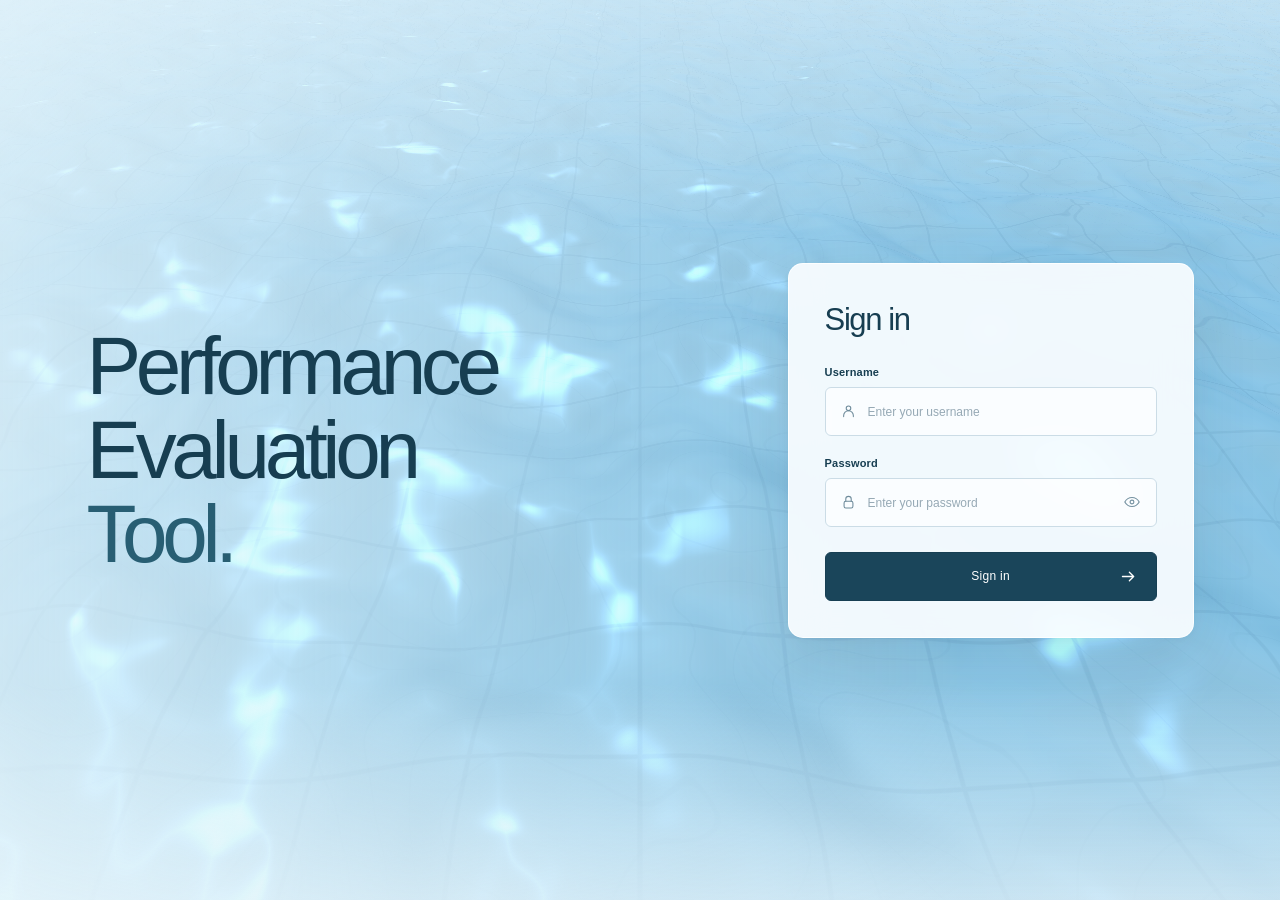
<file: index.html>
<!doctype html>
<html lang="en">
<head><meta http-equiv="Content-Security-Policy" content="default-src 'self'; script-src 'self'; style-src 'self' 'unsafe-inline'; img-src 'self' data: blob:; font-src 'self' data:; connect-src 'self' https://identitytoolkit.googleapis.com https://securetoken.googleapis.com https://firestore.googleapis.com https://firebaseinstallations.googleapis.com; object-src 'none'; base-uri 'self'; form-action 'self'"><meta name="referrer" content="strict-origin-when-cross-origin">
  <meta charset="utf-8">
  <meta name="viewport" content="width=device-width, initial-scale=1">
  <meta name="theme-color" content="#e3f0f6">
  <meta name="robots" content="noindex,nofollow">
  <title>Performance Evaluation Tool</title>
  <meta name="description" content="Performance Evaluation Tool — sign in.">
  <link rel="icon" type="image/svg+xml" href="login-mark.svg">
  <link rel="stylesheet" href="login.css">
  <script src="ocean.js" defer></script>
  <script type="module" src="access.js"></script>
</head>
<body>
  <div class="access-screen">
    <canvas id="sea" aria-hidden="true"></canvas>
    <div class="water-shade" aria-hidden="true"></div>

    <main id="main" class="main-layout">
      <section class="intro" aria-labelledby="page-title">
        <h1 id="page-title">Performance<br>Evaluation<br><span>Tool.</span></h1>
      </section>

      <section class="login-panel" aria-labelledby="login-title">
        <div class="panel-heading">
          <h2 id="login-title">Sign in</h2>
        </div>
        <div class="login-form" role="form" aria-labelledby="login-title">
          <label for="username">Username</label>
          <div class="input-wrap">
            <svg viewBox="0 0 20 20" fill="none" aria-hidden="true"><circle cx="10" cy="6.3" r="2.7"/><path d="M4.3 16v-1.2a5.7 5.7 0 0 1 11.4 0V16"/></svg>
            <input id="username" name="username" autocomplete="username" autocapitalize="none" spellcheck="false" placeholder="Enter your username" required>
          </div>
          <label for="password">Password</label>
          <div class="input-wrap password-wrap">
            <svg viewBox="0 0 20 20" fill="none" aria-hidden="true"><rect x="4.8" y="8.5" width="10.4" height="8" rx="2"/><path d="M6.8 8.5V6a3.2 3.2 0 0 1 6.4 0v2.5"/></svg>
            <input id="password" name="password" type="password" autocomplete="current-password" placeholder="Enter your password" required>
            <button class="password-toggle" id="toggle-password" type="button" aria-label="Show password" aria-pressed="false"><svg viewBox="0 0 20 20" fill="none" aria-hidden="true"><path d="M2 10s2.8-5 8-5 8 5 8 5-2.8 5-8 5-8-5-8-5Z"/><circle cx="10" cy="10" r="2.1"/><path class="eye-strike" d="m3 3 14 14"/></svg></button>
          </div>
          <button class="sign-in" id="sign-in" type="button"><span>Sign in</span><svg viewBox="0 0 22 22" fill="none" aria-hidden="true"><path d="M4 11h13m-5-5 5 5-5 5"/></svg></button>
          <p class="preview-message" id="preview-message" role="status" aria-live="polite" hidden></p>
        </div>
      </section>
    </main>

  </div>
</body>
</html>
</file>
<file: login.css>
:root{--ink:#173e51;--muted:#607c8b;--teal:#22576b;--line:rgba(35,82,105,.17)}
*{box-sizing:border-box}
html{background:#d6ebf5;scroll-behavior:smooth}
body{margin:0;color:var(--ink);font:15px Arial,Helvetica,sans-serif;-webkit-font-smoothing:antialiased}
button,input{font:inherit}
button,a,input{-webkit-tap-highlight-color:transparent}
button{cursor:pointer}
button:focus-visible,a:focus-visible{outline:3px solid #4b849a;outline-offset:5px}
a{color:inherit;text-decoration:none}
svg{stroke:currentColor;stroke-width:1.4;stroke-linecap:round;stroke-linejoin:round}
.access-screen{position:relative;isolation:isolate;min-height:100svh;display:grid;grid-template-rows:auto 1fr auto;overflow:hidden;background:#a9cede}
#sea{position:absolute;z-index:-3;inset:0;width:100%;height:100%;display:block}
.water-shade{position:absolute;z-index:-2;inset:0;pointer-events:none;background:linear-gradient(90deg,rgba(233,246,251,.74) 0%,rgba(224,241,249,.28) 48%,rgba(225,240,248,.08) 75%),linear-gradient(180deg,rgba(238,248,252,.48),transparent 27%,transparent 76%,rgba(228,242,249,.72))}
.masthead{width:100%;padding:31px 4.8%;display:flex;justify-content:space-between;align-items:center;gap:24px}
.brand{display:flex;align-items:center;gap:12px;font-size:18px;font-weight:700;letter-spacing:.14em;line-height:1.2}
.brand-mark{height:43px;width:43px;stroke-width:1.9}
.brand small{display:block;font-size:8px;font-weight:500;letter-spacing:.245em;margin-top:7px;color:#4f7286}
.access-label{display:flex;align-items:center;gap:8px;font-size:9px;font-weight:600;letter-spacing:.17em;color:#3d6479}
.access-label svg{width:17px;height:17px;stroke-width:1.2}
.main-layout{width:min(1200px,86.5%);margin:auto;display:grid;grid-template-columns:1fr 406px;align-items:center;gap:90px;padding:34px 0 50px}
.eyebrow{display:flex;align-items:center;gap:12px;font-size:10px;font-weight:600;letter-spacing:.22em;margin:0 0 24px;color:#376479}
.eyebrow span{display:block;width:30px;height:1px;background:#4b7b90}
h1{font-size:clamp(65px,6.4vw,92px);font-weight:400;line-height:1.025;letter-spacing:-.065em;margin:0;max-width:650px}
h1 span{font-weight:500;color:#285e73}
.intro-caption{font-size:14px;line-height:1.6;letter-spacing:.01em;color:#4f7387;margin:29px 0 0}
.intro-rule{margin-top:34px;width:64px;height:1px;background:#6c96a9}
.login-panel{padding:36px 36px 0;background:rgba(250,253,255,.92);border:1px solid rgba(255,255,255,.9);border-radius:15px;box-shadow:0 20px 65px rgba(27,78,104,.13),0 2px 8px rgba(33,78,100,.04);backdrop-filter:blur(18px);-webkit-backdrop-filter:blur(18px)}
.panel-heading{position:relative;padding-top:2px}
.panel-emblem{position:absolute;right:0;top:0;width:38px;height:38px;display:grid;place-items:center;color:#527b8e;border:1px solid #d7e4ec;border-radius:10px;background:rgba(225,238,245,.4)}
.panel-emblem svg{width:23px;height:23px;stroke-width:1.2}
.panel-kicker{margin:0 0 13px;font-size:9px;font-weight:600;letter-spacing:.21em;color:#638296}
h2{font-size:31px;font-weight:500;letter-spacing:-.045em;margin:0}
.panel-description{font-size:12px;line-height:1.6;color:var(--muted);margin:9px 0 29px}
.login-form label{display:block;font-size:11px;font-weight:600;letter-spacing:.015em;margin:0 0 9px}
.input-wrap{position:relative;display:flex;align-items:center;height:49px;margin-bottom:21px;border:1px solid #cbdce6;border-radius:6px;background:rgba(255,255,255,.7);transition:border-color .18s,box-shadow .18s}
.input-wrap:focus-within{border-color:#3f7f9a;box-shadow:0 0 0 3px rgba(69,130,155,.12)}
.input-wrap>svg{margin-left:14px;flex-shrink:0;width:17px;height:17px;color:#6e8b9b;stroke-width:1.25}
.input-wrap input{display:block;width:100%;min-width:0;height:100%;border:0;outline:0;background:transparent;color:#284c60;padding:0 14px 0 11px;font-size:13px;line-height:normal;border-radius:6px}
.input-wrap input::placeholder{color:#96a9b5;font-size:12px;opacity:1}
.password-wrap{margin-bottom:25px}
.password-wrap input{padding-right:5px}
.password-toggle{height:42px;width:42px;display:grid;place-items:center;flex-shrink:0;border:0;background:transparent;color:#7591a1;border-radius:4px;margin-right:3px}
.password-toggle:hover{color:#285b72;background:#eaf2f7}
.password-toggle svg{height:18px;width:18px;stroke-width:1.25}
.eye-strike{display:none}
.password-toggle[aria-pressed=true] .eye-strike{display:block}
.sign-in{width:100%;height:49px;border:1px solid #173f53;border-radius:6px;background:#1a455a;color:#fff;display:flex;align-items:center;justify-content:center;gap:30px;font-size:12px;font-weight:500;letter-spacing:.025em;transition:background .18s,transform .18s,box-shadow .18s}
.sign-in svg{height:19px;width:19px;position:absolute;right:18px;stroke-width:1.5}
.sign-in{position:relative}
.sign-in:hover{background:#245a71;box-shadow:0 5px 14px #21556f20;transform:translateY(-1px)}
.sign-in:active{transform:translateY(0)}
.preview-message{font-size:11px;line-height:1.6;color:#436f85;background:#eaf2f6;border-radius:5px;margin:14px 0 0;padding:10px 12px}
[hidden]{display:none!important}
.panel-footer{margin-top:28px;padding:19px 0 21px;border-top:1px solid #dde7ed;display:flex;align-items:center;justify-content:center;gap:7px;font-size:10px;color:#7c94a3}
.panel-footer svg{height:13px;width:13px;stroke-width:1.15}
.page-footer{display:flex;align-items:center;justify-content:space-between;gap:24px;padding:24px 4.8% 27px;color:#547b90;font-size:8px;font-weight:500;letter-spacing:.12em}
.water-hint{display:flex;align-items:center;gap:7px;font-size:9px;letter-spacing:.015em;font-weight:400;color:#52798d}
.water-hint svg{width:15px;height:15px;stroke-width:1.15}
@media(min-width:1600px){.main-layout{padding:70px 0 90px;gap:160px;width:min(1350px,83%);grid-template-columns:1fr 420px}h1{font-size:104px}.login-panel{padding:40px 40px 0}}
@media(max-width:1100px){.main-layout{width:88%;gap:48px;grid-template-columns:1fr 370px}h1{font-size:68px}.login-panel{padding:30px 29px 0}.masthead{padding:25px 4.5%}.page-footer{padding:22px 4.5%}}
@media(max-width:800px){.main-layout{width:min(540px,87%);grid-template-columns:1fr;gap:29px;padding:20px 0 32px}.intro{max-width:100%}.eyebrow{font-size:8px;margin:0 0 15px;gap:9px}.eyebrow span{width:21px}h1{font-size:48px;line-height:1.02;letter-spacing:-.055em}h1 br:last-of-type{display:none}h1 span:before{content:' '}.intro-caption{font-size:11px;margin-top:16px}.intro-rule{display:none}.login-panel{width:100%;padding:27px 29px 0;border-radius:12px}.masthead{padding:22px 6%}.brand{font-size:14px;letter-spacing:.12em;gap:9px}.brand-mark{height:34px;width:34px}.brand small{font-size:6px;letter-spacing:.21em;margin-top:5px}.access-label{font-size:7px;letter-spacing:.11em;gap:4px}.access-label svg{width:14px;height:14px}.panel-description{margin-bottom:23px}.panel-kicker{font-size:8px}.panel-heading h2{font-size:28px}.panel-emblem{height:34px;width:34px}.login-form label{font-size:10px}.input-wrap{margin-bottom:19px}.password-wrap{margin-bottom:22px}.panel-footer{margin-top:24px;padding:16px 0 18px}.page-footer{padding:18px 6% 22px;gap:15px;font-size:6px;letter-spacing:.09em}.footer-year{display:none}.water-hint{font-size:7px;gap:4px}.water-hint svg{width:11px;height:11px}.water-shade{background:linear-gradient(90deg,rgba(233,246,251,.68),rgba(224,241,249,.25)),linear-gradient(180deg,rgba(238,248,252,.38),transparent 50%,rgba(228,242,249,.4))}}
@media(max-width:370px){.access-label{font-size:6px}.brand{font-size:12px}.main-layout{width:88%}h1{font-size:42px}.login-panel{padding:24px 23px 0}.page-footer>span:first-child{max-width:120px;line-height:1.6}.water-hint{max-width:105px;line-height:1.6}}
@media(prefers-reduced-motion:reduce){html{scroll-behavior:auto}*,*:before,*:after{animation:none!important;transition:none!important}.water-hint{display:none}}

/* Minimal sign-in layout. */
.access-screen{grid-template-rows:1fr}
.main-layout{padding:64px 0}
.login-panel{padding:36px}
.panel-heading{margin-bottom:28px}
@media(min-width:1600px){.login-panel{padding:40px}}
@media(max-width:800px){.main-layout{padding:38px 0;gap:32px}.login-panel{padding:29px}.panel-heading{margin-bottom:24px}}
@media(max-width:370px){.login-panel{padding:25px}}
</file>
<file: style.css>
:root{--navy:#102b37;--ink:#1b3440;--muted:#73828b;--line:#e5ebed;--green:#0a8c76;--red:#c3534f;--amber:#a77124;--bg:#f4f7f8}*{box-sizing:border-box}body{margin:0;background:var(--bg);font-family:Inter,-apple-system,BlinkMacSystemFont,"Segoe UI",sans-serif;color:var(--ink);font-size:14px}button,select,input{font:inherit}button{cursor:pointer}button:disabled{opacity:.45;cursor:default}.sidebar{position:fixed;inset:0 auto 0 0;width:238px;background:var(--navy);color:#dce8ec;padding:35px 22px;display:flex;flex-direction:column}.nav-label{font-size:10px;color:#7e9aa6;letter-spacing:1.7px;margin:56px 12px 13px}nav button{display:flex;gap:13px;align-items:center;width:100%;color:#adbec6;background:transparent;border:0;border-radius:7px;text-align:left;padding:14px 12px;margin-bottom:4px;font-size:13px}nav button span{font-size:20px;width:22px}nav button:hover{background:#1a3946}nav button.active{background:#254350;color:white;box-shadow:inset 3px 0 #57bfa9}main{margin-left:238px;padding:0 38px;max-width:1900px}header{height:86px;border-bottom:1px solid var(--line);display:flex;align-items:center;justify-content:space-between;gap:16px}.breadcrumb{font-size:12px;color:var(--muted)}.breadcrumb span{color:#b7c3c8;margin:0 10px}.header-actions,.heading-actions{display:flex;gap:10px;align-items:center}button.primary{border:1px solid var(--green);background:var(--green);color:white;padding:11px 17px;border-radius:6px;font-size:12px;font-weight:600}button.primary:hover{background:#087864}button.ghost{background:white;border:1px solid #dbe4e8;color:var(--ink);padding:11px 15px;border-radius:6px;font-size:12px}button.ghost:hover{border-color:#9ab8b2}.page-heading{display:flex;justify-content:space-between;gap:20px;align-items:center;margin:34px 0 25px}.eyebrow{font-size:10px;font-weight:700;letter-spacing:1.8px;color:var(--green);margin-bottom:9px}h1{font-size:28px;font-weight:600;letter-spacing:-.7px;margin:0}p{line-height:1.65}#subtitle{color:var(--muted);font-size:12px;margin:8px 0 0}select{padding:10px 12px;border:1px solid #dbe4e8;background:white;border-radius:6px;color:var(--ink);font-size:12px;max-width:250px}.panel{background:white;border:1px solid var(--line);border-radius:9px;padding:23px;min-width:0}.panel-head{display:flex;justify-content:space-between;align-items:center;gap:14px;margin-bottom:18px}.panel h2{font-size:15px;font-weight:600;margin:0}.panel-sub{font-size:11px;color:var(--muted);margin:6px 0 0}.grid{display:grid;grid-template-columns:repeat(2,minmax(0,1fr));gap:20px}.metrics{display:grid;grid-template-columns:repeat(4,minmax(0,1fr));gap:17px;margin-bottom:22px}.metric{background:white;border:1px solid var(--line);border-radius:9px;padding:21px}.metric-label{color:var(--muted);font-size:11px;margin-bottom:14px}.metric-value{font-size:28px;letter-spacing:-1px;font-weight:550}.metric-value small{font-size:12px;letter-spacing:0;margin-left:5px;font-weight:400;color:var(--muted)}.metric-note{font-size:11px;color:var(--muted);margin-top:10px}.tag{display:inline-block;font-size:10px;padding:5px 8px;background:#eef6f3;color:#268671;border-radius:4px;white-space:nowrap}.tag.bad{color:#b2524e;background:#fbefee}.tag.review{color:#986e33;background:#fbf5e9}.tag.neutral{background:#eff3f5;color:#687d87}.report-banner{background:linear-gradient(110deg,#123441,#234b55);border-radius:9px;padding:22px 25px;color:white;margin-bottom:23px;display:flex;justify-content:space-between;align-items:center}.report-banner h2{font-size:17px;font-weight:500;margin:0 0 8px}.report-banner p{margin:0;font-size:11px;color:#b4cbd2}.report-banner strong{color:#80d4bf;font-size:11px;font-weight:500}.legend{display:flex;gap:15px;font-size:10px;color:var(--muted)}.legend i{display:inline-block;width:16px;height:3px;background:#0a8c76;vertical-align:middle;margin-right:5px}.legend i.actual{background:#1c5679}.legend i.limit{background:#d7bda0}.chart{width:100%;height:auto;display:block}.chart text{fill:#84939c;font-size:10px;font-family:inherit}.chart .tick{stroke:#edf1f3}.chart .curve{fill:none;stroke:#0b8c77;stroke-width:2.5}.chart .measurement{fill:#1c5679;stroke:white;stroke-width:2}.chart .actual-line{stroke:#1c5679;stroke-width:2;fill:none}.chart .area{fill:#0a8c7610}.chart .limit-line{stroke:#caa980;stroke-dasharray:4 5;stroke-width:1}.chart .point{fill:white;stroke:#0a8c76;stroke-width:2}.chart .label{fill:#536b77;font-size:10px}.section-spacing{margin-top:22px}.notice{padding:14px 17px;background:#fdf8ef;border:1px solid #ede1ca;color:#8e6a34;border-radius:7px;font-size:11px;line-height:1.6;margin-bottom:20px}.notice.info{background:#eef4f7;color:#526f81;border-color:#dae5ec}.notice.error{background:#fff0ee;color:#af4a44;border-color:#efd6d2}.findings{padding:0;list-style:none;margin:0}.findings li{padding:14px 0;border-bottom:1px solid var(--line);display:flex;gap:13px;align-items:flex-start;font-size:12px;line-height:1.6}.findings li:last-child{border:0}.status-dot{width:6px;height:6px;background:var(--red);border-radius:50%;margin-top:6px;flex-shrink:0}.status-dot.review{background:#ba8b4a}.findings small{display:block;color:var(--muted);font-size:11px}.table-wrap{overflow:auto}table{border-collapse:collapse;width:100%;font-size:11px}th{text-align:left;font-weight:500;color:#7b8e97;background:#f8fafb;font-size:10px;text-transform:uppercase;letter-spacing:.5px;padding:12px 10px;white-space:nowrap}td{padding:12px 10px;border-bottom:1px solid #eef1f3;vertical-align:middle;line-height:1.5}td.numeric{font-variant-numeric:tabular-nums;white-space:nowrap}td small{color:var(--muted);font-size:10px}tr:last-child td{border-bottom:0}.bad-text{color:var(--red)}.filters{display:flex;gap:8px;margin-bottom:18px;flex-wrap:wrap}.filters button{border:1px solid var(--line);background:white;border-radius:5px;padding:8px 12px;font-size:11px;color:var(--muted)}.filters button.active{background:#e9f5f0;color:var(--green);border-color:#b9dacf}.draft{white-space:pre-wrap;background:#f7fafb;border:1px solid var(--line);padding:20px;border-radius:6px;line-height:1.85;font-size:12px}.empty{text-align:center;background:white;border:1px dashed #ccdbe1;border-radius:12px;padding:70px 25px;min-height:510px}.empty-graphic{height:75px;width:75px;margin:0 auto 26px;border-radius:19px;background:#edf6f3;color:var(--green);font-size:60px;line-height:70px}.empty h2{font-size:29px;font-weight:500;letter-spacing:-.5px;margin:15px}.empty p{max-width:490px;margin:0 auto 28px;color:var(--muted);font-size:13px}.empty .ghost{margin-left:10px}.empty-details{display:flex;justify-content:center;gap:25px;margin-top:45px;font-size:11px;color:#8a9ca4}.rule-grid{display:grid;grid-template-columns:repeat(3,minmax(0,1fr));gap:18px}.rule-grid label{font-size:11px;color:var(--muted)}.rule-grid input{display:block;width:100%;margin-top:8px;padding:11px;border:1px solid #dbe4e8;border-radius:5px;color:var(--ink)}details summary{cursor:pointer;font-size:12px;color:var(--muted)}details p{font-size:11px}.toolbar{display:flex;justify-content:space-between;gap:12px;margin-bottom:18px;align-items:center}.history-row{display:flex;justify-content:space-between;align-items:center;padding:20px 0;border-bottom:1px solid var(--line);gap:15px}.history-row h3{font-size:13px;margin:0 0 5px}.history-row small{color:var(--muted);font-size:11px}footer{border-top:1px solid var(--line);padding:25px 0;margin-top:35px;display:flex;justify-content:space-between;color:#8fa0a8;font-size:10px}@media(min-width:1500px){.curves-grid{grid-template-columns:repeat(3,minmax(0,1fr))}}@media(max-width:1050px){.sidebar{width:200px;padding:28px 15px}main{margin-left:200px;padding:0 24px}.metrics{grid-template-columns:repeat(2,1fr)}.page-heading{align-items:flex-start;flex-direction:column}.breadcrumb{display:none}header{justify-content:flex-end}.rule-grid{grid-template-columns:repeat(2,1fr)}}@media(max-width:700px){.sidebar{position:static;width:100%;padding:18px}.nav-label{display:none}nav{display:flex;overflow:auto;margin-top:17px;gap:4px}nav button{white-space:nowrap;width:auto;font-size:11px;padding:9px}nav button span{display:none}main{margin-left:0;padding:0 16px}header{height:68px}.grid{grid-template-columns:1fr}.metric{padding:17px}.metric-value{font-size:25px}.report-banner{gap:12px;align-items:flex-start}.heading-actions{flex-wrap:wrap}.empty{padding:45px 20px}.empty-details{flex-wrap:wrap;gap:15px}footer span{display:none}.rule-grid{grid-template-columns:1fr}.legend{gap:8px;font-size:9px}.panel{padding:17px}}@media print{.sidebar,header,.heading-actions,.filters,button,footer{display:none!important}main{margin:0;padding:0}.panel,.metric{break-inside:avoid}.grid{grid-template-columns:1fr 1fr}.page-heading{margin:15px 0}body{background:white}.report-banner{background:#f2f5f6;color:#123441}}

svg.chart[role="button"]{cursor:zoom-in;border-radius:6px;transition:background .2s}svg.chart[role="button"]:hover{background:#f7fafb}svg.chart[role="button"]:focus-visible{outline:2px solid #0a8c76;outline-offset:4px}.chart-dialog{width:calc(100vw - 48px);max-width:1800px;height:calc(100dvh - 48px);max-height:none;padding:0;border:1px solid #d9e3e7;border-radius:12px;color:var(--ink);background:#f5f8f9;overflow:hidden;box-shadow:0 30px 100px #06243140}.chart-dialog[open]{display:flex;flex-direction:column}.chart-dialog::backdrop{background:#09222dd9;backdrop-filter:blur(5px)}.viewer-head{padding:22px 28px;background:white;display:flex;align-items:center;justify-content:space-between;border-bottom:1px solid var(--line);gap:15px}.viewer-head h2{margin:0;font-size:21px;font-weight:550;letter-spacing:-.4px}.viewer-head .eyebrow{margin-bottom:6px}.viewer-toolbar{padding:15px 28px;display:flex;justify-content:space-between;align-items:center;gap:20px;background:#fafcfc;border-bottom:1px solid var(--line)}.viewer-zoom{display:flex;align-items:center;gap:9px}.viewer-zoom input{width:150px;accent-color:var(--green)}.viewer-zoom output{min-width:54px;font-size:12px;font-variant-numeric:tabular-nums;text-align:center}.viewer-canvas{flex:1;min-height:0;margin:20px 28px;background:white;border:1px solid var(--line);border-radius:8px;overflow:hidden;touch-action:none;user-select:none;cursor:zoom-in}.viewer-canvas.zoomed{cursor:grab}.viewer-canvas.dragging{cursor:grabbing}.viewer-canvas .chart{height:100%;width:100%;max-height:none}.viewer-foot{display:flex;justify-content:space-between;padding:0 28px 18px;color:var(--muted);font-size:10px;gap:12px}.chart-dialog:fullscreen{width:100vw;height:100dvh;border:0;border-radius:0}@media(max-width:700px){.chart-dialog{width:100vw;height:100dvh;max-width:none;margin:0;border-radius:0}.viewer-head{padding:18px}.viewer-head h2{font-size:17px}.viewer-toolbar{padding:12px 18px;flex-wrap:wrap;gap:12px}.viewer-zoom{gap:5px;flex-wrap:wrap}.viewer-zoom input{width:95px}.viewer-canvas{margin:12px;min-height:200px}.viewer-foot{padding:0 18px 16px;line-height:1.6}.viewer-foot span:last-child{display:none}}@media print{.chart-dialog{display:none!important}}

.chart-panel-tools{display:flex;gap:12px;align-items:center}.chart-open{border:1px solid #dde7e9;background:#f8fafb;color:#687f89;border-radius:5px;font-size:20px;width:30px;height:30px;line-height:20px}.chart-open:hover{background:#eaf5f0;border-color:#b3d9ce;color:var(--green)}

.comparison-controls{display:flex;gap:18px;align-items:flex-end;flex-wrap:wrap}.comparison-controls label{flex:1;min-width:200px;font-size:10px;letter-spacing:1px;color:var(--muted)}.comparison-controls select{display:block;max-width:none;width:100%;margin-top:9px}.comparison-pdf{display:flex;gap:9px;align-items:center;font-size:12px;color:var(--muted);margin-top:20px}.comparison-pdf input{accent-color:var(--green)}.heading-actions{flex-wrap:wrap}@media(max-width:1100px){.header-actions button{padding:10px}.sidebar nav button{padding:12px}.heading-actions{gap:8px}}

.verification-checks{display:grid;gap:12px;margin-top:22px;font-size:12px;color:var(--muted)}.verification-checks input{accent-color:var(--green)}.verification-note{display:block;margin-top:20px;font-size:11px;color:var(--muted)}.verification-note input{display:block;width:100%;margin-top:8px;padding:11px;border:1px solid #dbe4e8;border-radius:5px}

.vessel-picker{display:block;font-size:10px;letter-spacing:1.5px;color:#8eaab5;margin:32px 8px 0}.vessel-picker select{display:block;width:100%;max-width:none;margin-top:10px;background:#254350;border:1px solid #3b5a66;color:white;font-size:13px;padding:12px;letter-spacing:.2px}.nav-label{margin-top:27px}.breadcrumb b{font-weight:500}.page-heading{margin-top:26px}@media(max-width:1000px){}@media(max-width:760px){.vessel-picker{margin:15px 8px;width:180px}.sidebar .nav-label{margin:10px}.heading-actions{flex-wrap:wrap}.header-actions{flex-wrap:wrap}}
/* Fleet identity and vessel selection */
.sidebar{overflow-y:auto}.vessel-switcher{margin-top:34px}.switcher-label{display:block;margin:0 2px 10px;font-size:9px;font-weight:600;letter-spacing:1.6px;color:#89a7b3}.vessel-trigger{display:flex;width:100%;gap:10px;align-items:center;text-align:left;padding:13px 11px;border:1px solid #42616e;border-radius:10px;background:linear-gradient(120deg,#234553,#193b49);color:white;transition:background .15s,border-color .15s,box-shadow .15s}.vessel-trigger:hover{border-color:#71b4a6;background:#2a505c;box-shadow:0 4px 15px #041f2c26}.trigger-text{display:block;flex:1;min-width:0}.trigger-text strong{display:block;font-size:13px;font-weight:650;letter-spacing:.2px}.trigger-text small{display:block;margin-top:5px;color:#a7c2cc;font-size:10px}.trigger-vessel-icon{flex:0 0 28px;color:#78cbb5}.trigger-vessel-icon svg,.vessel-symbol svg{width:100%;display:block;stroke:currentColor;stroke-width:1.7;stroke-linejoin:round;stroke-linecap:round}.trigger-vessel-icon svg path:first-child,.vessel-symbol svg path:first-child{fill:currentColor;fill-opacity:.12}.trigger-chevron{width:14px;fill:none;stroke:#a3c0cc;stroke-width:1.6}.switcher-hint{display:block;margin:8px 2px 0;font-size:9px;color:#7796a4}.nav-label{margin-top:28px}.vessel-dialog{width:min(850px,calc(100vw - 40px));max-height:calc(100dvh - 40px);padding:28px;border:1px solid #dce7e9;border-radius:18px;color:var(--ink);background:#f8fafb;box-shadow:0 24px 100px #071f3859;overflow:hidden}.vessel-dialog::backdrop{background:#0c263cb3;backdrop-filter:blur(5px)}.vessel-dialog-open{overflow:hidden}.vessel-dialog-head{display:flex;justify-content:space-between;align-items:flex-start;gap:18px;margin-bottom:21px}.vessel-dialog-head h2{font-size:25px;font-weight:600;letter-spacing:-.5px;margin:0}.vessel-dialog-head .eyebrow{font-size:9px;letter-spacing:1.7px;margin-bottom:9px}.vessel-dialog-head p{font-size:12px;color:var(--muted);margin:7px 0 0}.vessel-close{display:grid;place-items:center;width:34px;height:34px;border:1px solid #dce5e8;border-radius:8px;background:white;color:#627b87}.vessel-close svg{width:18px;stroke:currentColor;stroke-width:1.7;fill:none}.vessel-close:hover{color:var(--ink);background:#edf2f5}.vessel-search{display:flex;align-items:center;gap:10px;background:white;border:1px solid #d5e1e6;border-radius:9px;padding:0 14px;box-shadow:0 2px 5px #1d344003}.vessel-search:focus-within{border-color:#36a28b;box-shadow:0 0 0 3px #0a8c7612}.vessel-search svg{width:18px;flex:0 0 18px;stroke:#77909c;stroke-width:1.6;fill:none}.vessel-search input{width:100%;padding:14px 0;color:var(--ink);background:transparent;border:0;outline:0;font-size:13px}.vessel-search input::placeholder{color:#8b9da5}.vessel-list-heading{display:flex;justify-content:space-between;margin:21px 1px 12px;font-size:9px;letter-spacing:1.3px;font-weight:600;color:#7d929d}.vessel-list-heading span:last-child{letter-spacing:0;font-size:11px;font-weight:400}.vessel-symbol{width:28px;color:#7c9ba6}.vessel-selected{font-size:10px;color:#8da1aa}.vessel-engine{font-size:11px;color:#7e909a;margin-top:4px}.engine-chip{font-size:9px;letter-spacing:.3px;font-weight:600;color:#577e8d;border-radius:4px;padding:4px 6px;background:#f0f5f7}.vessel-no-results{grid-column:1/-1;padding:45px 20px;text-align:center;font-size:13px;color:#728a96}.vessel-dialog-foot{display:flex;justify-content:space-between;gap:15px;margin-top:18px;font-size:10px;color:#8a9ca5;line-height:1.5}.vessel-dialog-foot kbd{font:9px inherit;border:1px solid #d9e3e7;background:white;padding:2px 5px;border-radius:4px;margin-right:3px}.vessel-close:focus-visible,.vessel-trigger:focus-visible{outline:3px solid #67bba6;outline-offset:3px}
@media(max-width:1100px){}
@media(max-width:700px){.sidebar{display:grid;grid-template-columns:1fr auto;gap:0 15px;align-items:center;overflow:visible}.vessel-switcher{margin:0;width:170px}.switcher-label,.switcher-hint,.trigger-vessel-icon{display:none}.vessel-trigger{padding:10px 12px}.trigger-text strong{font-size:12px}.trigger-text small{font-size:9px;margin-top:3px}.sidebar nav{grid-column:1/-1;min-width:0}.vessel-dialog{padding:20px;width:calc(100vw - 24px);border-radius:14px;max-height:calc(100dvh - 24px)}.vessel-dialog-head h2{font-size:22px}.vessel-dialog-head p{font-size:11px}.vessel-dialog-foot span:last-child{display:none}}
@media(max-width:420px){.sidebar{gap:0 10px;padding:16px}.vessel-switcher{width:144px}.vessel-trigger{padding:9px}.trigger-text strong{font-size:11px}.vessel-selected{font-size:9px}.vessel-symbol{width:24px}}
@media print{.vessel-dialog{display:none!important}}
@media(prefers-reduced-motion:reduce){.vessel-trigger{transition:none}}
@media(min-width:701px) and (max-width:900px){}
/* Compact workspace copy */
#nav{margin-top:24px}.source-checks>summary,.monitoring-note>summary{cursor:pointer;font-size:12px;color:#728791;list-style-position:inside}.source-checks>summary .tag{margin-left:7px}.source-checks[open]>summary{margin-bottom:14px}.monitoring-note{margin-bottom:18px}.monitoring-note[open]>summary{margin-bottom:12px}.vessel-dialog-foot{justify-content:flex-end}.empty p{margin-bottom:24px}
@media(max-width:700px){#nav{margin-top:17px}}

/* Fleet wordmark */
.brand{display:flex;align-items:center;gap:11px;min-width:0;text-decoration:none;color:#f4f8fa;line-height:1}
.brand-icon{display:block;width:40px;height:40px;flex:0 0 40px}
.brand-wordmark{display:block;white-space:nowrap;font-size:14px;font-weight:650;letter-spacing:.45px}
.brand-sub{display:block;margin-top:8px;font-size:8px;font-weight:450;letter-spacing:1.55px;color:#9eb3bd}
.brand:focus-visible{outline:2px solid #73b9aa;outline-offset:6px;border-radius:2px}
@media(min-width:701px) and (max-width:1100px){.brand{gap:9px}.brand-icon{width:34px;height:34px;flex-basis:34px}.brand-wordmark{font-size:12px}.brand-sub{font-size:7px;letter-spacing:1.3px}}
@media(max-width:700px){.brand{gap:9px}.brand-icon{width:36px;height:36px;flex-basis:36px}.brand-wordmark{font-size:13px}.brand-sub{font-size:7px;letter-spacing:1.35px;margin-top:7px}}
@media(max-width:420px){.brand{gap:8px}.brand-icon{width:30px;height:30px;flex-basis:30px}.brand-wordmark{font-size:11.5px;letter-spacing:.3px}.brand-sub{font-size:6.5px;letter-spacing:1.15px;margin-top:6px}.vessel-switcher{width:132px}}

/* Consistent navigation icons */
.ui-icon{display:block;width:22px;height:22px;fill:none;stroke:currentColor;stroke-width:1.6;stroke-linecap:round;stroke-linejoin:round;flex-shrink:0}
#nav button>span{display:grid;place-items:center;width:20px;height:22px;flex:0 0 20px}
#nav .ui-icon{width:19px;height:19px}
.trigger-vessel-icon{display:grid;place-items:center;color:#9dc7bd;flex-basis:26px}
.trigger-vessel-icon .ui-icon{width:27px;height:27px}
.vessel-trigger{background:#193945;border-color:#42606b;border-radius:7px;box-shadow:none}
.vessel-trigger:hover{background:#224652;border-color:#89b9ad;box-shadow:none}
.empty-graphic{display:grid;place-items:center}
.empty-graphic .ui-icon{width:40px;height:40px}
.sr-only{position:absolute;width:1px;height:1px;padding:0;margin:-1px;overflow:hidden;clip:rect(0,0,0,0);white-space:nowrap;border:0}
/* Vessel identity and a separate, legible action */
.fleet-strip{display:grid;grid-template-columns:minmax(0,1fr) repeat(3,minmax(70px,auto));gap:24px;align-items:center;padding:20px 24px;margin:25px 0 0;background:#fff;border:1px solid var(--line);border-radius:9px}
.fleet-identity{display:flex;align-items:center;gap:14px;min-width:0}
.fleet-icon{display:grid;place-items:center;width:44px;height:44px;flex:0 0 44px;color:#287966;background:#f0f6f3;border:1px solid #deebe4;border-radius:8px}
.fleet-icon .ui-icon{width:28px;height:28px}
.fleet-identity-text{flex:1;min-width:0}
.fleet-identity-text .eyebrow{font-size:9px;letter-spacing:1.4px;color:#7b9099;margin-bottom:5px}
.fleet-identity-text strong{display:block;font-size:20px;font-weight:600;letter-spacing:.1px;line-height:1.3}
.fleet-identity-text small{display:block;font-size:11px;color:var(--muted);margin-top:4px;overflow-wrap:anywhere}
.change-vessel{display:inline-flex;align-items:center;justify-content:center;gap:8px;flex-shrink:0;white-space:nowrap;min-height:40px;padding:10px 13px;border:1px solid #ccdadf;border-radius:6px;background:white;color:#31525f;font-size:12px;font-weight:550;line-height:1.3}
.change-vessel .ui-icon{width:17px;height:17px}
.change-vessel:hover{border-color:#74a695;background:#f3f8f5;color:#176b56}
.change-vessel:focus-visible{outline:3px solid #67bba6;outline-offset:3px}
.fleet-stat{border-left:1px solid var(--line);padding-left:24px;min-width:0}
.fleet-stat b{display:block;font-size:23px;font-weight:550;line-height:1.2}
.fleet-stat small{display:block;margin-top:7px;font-size:10px;color:var(--muted);white-space:nowrap}
/* Vessel picker */
.vessel-dialog{width:min(760px,calc(100vw - 40px));border-radius:12px;background:#fafcfc}
.vessel-grid{display:grid;grid-template-columns:repeat(2,minmax(0,1fr));gap:10px;max-height:56dvh;overflow-y:auto;padding:2px;scrollbar-width:thin;scrollbar-color:#c5d7df transparent}
.vessel-card{display:flex;align-items:center;gap:14px;position:relative;text-align:left;border:1px solid #dde6e9;background:white;color:var(--ink);border-radius:8px;padding:17px;min-width:0;transition:border-color .15s,background .15s}
.vessel-card:hover{border-color:#92b8a9;background:#f7fbf8}
.vessel-card.selected{border-color:#4e9b81;background:#f0f7f3;box-shadow:inset 0 0 0 1px #4e9b8130}
.vessel-symbol{display:grid;place-items:center;width:32px;flex:0 0 32px;color:#77938d}
.vessel-symbol .ui-icon{width:30px;height:30px}
.vessel-card.selected .vessel-symbol{color:#28755d}
.vessel-card-info{display:block;flex:1;min-width:0}
.vessel-card strong{display:block;font-size:13px;font-weight:650;letter-spacing:.2px}
.vessel-engine{display:block;font-size:11px;color:#74858c;margin-top:5px}
.vessel-report-count{display:block;font-size:10px;color:#8b9b9f;margin-top:9px}
.vessel-selection-mark{display:grid;place-items:center;width:20px;height:20px;flex:0 0 20px;border:1px solid #d6e1df;border-radius:50%;font-size:12px;color:white}
.vessel-card.selected .vessel-selection-mark{background:#277b60;border-color:#277b60}
.vessel-card:focus-visible{outline:3px solid #67bba6;outline-offset:2px}
/* Cylinder readings and limits have distinct roles */
.cylinder-matrix .cylinder-limit{display:block;margin-top:5px;font-size:10px;font-weight:400;text-transform:none;letter-spacing:0;color:#8a9aa1}
.cylinder-matrix .cylinder-delta{display:block;margin-top:5px;font-size:10px;color:#7a8f99}
.cylinder-matrix tbody th{background:white;font-size:12px;text-transform:none;color:#506875;border-bottom:1px solid #eef1f3;letter-spacing:0}
.cylinder-matrix .bad-text .cylinder-delta{color:var(--red)}
.cylinder-matrix tfoot{background:#f6f9f9}
.cylinder-matrix tfoot td{font-weight:600;border-bottom:0}
.cylinder-matrix tfoot th{text-transform:none;letter-spacing:0;font-size:11px}
/* Optional reference inputs stay closed until requested */
.settings-section{background:#fff;border:1px solid var(--line);border-radius:8px}
.settings-section>summary{display:flex;align-items:center;gap:12px;list-style:none;padding:18px 21px;cursor:pointer;color:#47616e;font-size:12px;font-weight:550}
.settings-section>summary::-webkit-details-marker{display:none}
.settings-section>summary::after{content:'';width:7px;height:7px;border-right:1.5px solid #7c929c;border-bottom:1.5px solid #7c929c;transform:rotate(45deg);margin-left:auto;margin-right:3px}
.settings-section[open]>summary::after{transform:rotate(225deg)}
.settings-section>summary:focus-visible{outline:2px solid var(--green);outline-offset:2px;border-radius:6px}
.settings-section-body{padding:0 21px 21px}
.settings-section-body>.panel{padding:0;border:0}
.settings-optional{font-size:10px;color:#94a3aa;font-weight:400}
.reference-group{border:0;border-bottom:1px solid var(--line);padding:22px 0;margin:14px 0 0;min-width:0}
.reference-group legend{font-size:12px;font-weight:600;padding:0;color:#3a5865}
.reference-group .rule-grid{grid-template-columns:repeat(3,minmax(0,1fr));gap:18px}
.reference-group .rule-grid label{font-size:11px;line-height:1.5}
.reference-group .rule-grid select{display:block;width:100%;max-width:none;margin-top:8px;min-height:41px;font-size:11px}
.verification-checks{gap:11px;margin-top:19px}
.reference-check{display:flex;align-items:flex-start;gap:7px;line-height:1.6;font-size:11px}
.reference-check input{margin:3px 0 0;flex-shrink:0}
@media(max-width:1100px){.fleet-strip{grid-template-columns:minmax(0,1fr) repeat(2,minmax(65px,auto));gap:18px;padding:18px}.fleet-vessel-count{display:none}.fleet-stat{padding-left:18px}.fleet-identity{gap:12px}.change-vessel{padding:10px 12px}.reference-group .rule-grid{grid-template-columns:repeat(2,minmax(0,1fr))}}
@media(min-width:701px) and (max-width:850px){.fleet-strip{grid-template-columns:minmax(0,1fr)}.fleet-stat{display:none}}
@media(max-width:700px){#nav button>span{display:none}.fleet-strip{padding:16px}.fleet-icon{width:37px;height:37px;flex-basis:37px}.fleet-icon .ui-icon{width:25px;height:25px}.fleet-identity-text strong{font-size:18px}.fleet-identity-text small{font-size:10px}.fleet-stat b{font-size:20px}.fleet-stat small{font-size:9px}}
@media(max-width:600px){.fleet-strip{grid-template-columns:minmax(0,1fr);padding:16px}.fleet-stat{display:none}.fleet-identity{gap:11px}.change-vessel{margin-left:auto}.settings-section>summary{padding:17px}.settings-section-body{padding:0 17px 17px}.reference-group .rule-grid{grid-template-columns:1fr}.vessel-grid{grid-template-columns:1fr;max-height:56dvh}.vessel-dialog{width:calc(100vw - 24px)}.vessel-card{padding:14px}}
@media(max-width:360px){.fleet-icon{display:none}.fleet-identity-text strong{font-size:16px}.change-vessel{font-size:11px;padding:10px;gap:6px}}
@media(prefers-reduced-motion:reduce){.vessel-card{transition:none}}

/* Propulsion: measured points and one estimated curve. */
.propulsion-panel{padding:24px 25px 18px}.propulsion-panel .panel-head{margin-bottom:16px}
.propulsion-tabs{display:inline-flex;gap:4px;background:#f1f5f6;padding:4px;border-radius:6px}
.propulsion-tabs button{border:0;border-radius:4px;background:transparent;color:var(--muted);padding:9px 15px;min-height:36px;font-size:12px}
.propulsion-tabs button[aria-selected="true"]{background:white;color:var(--ink);box-shadow:0 1px 4px #102b3710}
.propulsion-tabs button:focus-visible{outline:2px solid var(--green);outline-offset:3px}
.propulsion-legend{display:flex;align-items:center;gap:21px;flex-wrap:wrap;color:var(--muted);font-size:11px;margin-bottom:13px}
.propulsion-legend span,.propulsion-legend label{display:inline-flex;align-items:center;gap:7px}
.propulsion-legend label{margin-left:auto;cursor:pointer}.propulsion-legend input{accent-color:var(--green);margin:0}
.propulsion-square{width:8px;height:8px;border:1.8px solid var(--green);background:white}
.propulsion-dash{width:22px;border-top:2px dashed var(--green)}
.propulsion-circle{width:8px;height:8px;border-radius:50%;background:#1c5679}
.propulsion-chart{width:100%;height:360px}.propulsion-chart text{font-size:11px;fill:#73828b}
.propulsion-chart .label{font-size:11px;fill:#536b77}.propulsion-frame{stroke:#e3eaed;stroke-width:1}
.propulsion-prediction{fill:none;stroke:#0a8c76;stroke-width:2.4;stroke-dasharray:7 5}
.propulsion-trial-point{fill:white;stroke:#0a8c76;stroke-width:1.8}
.propulsion-current-halo{fill:#1c5679;opacity:.09}
.propulsion-history-point{fill:#b4c4cc;stroke:white;stroke-width:1.5}
.propulsion-caption{font-size:11px;color:var(--muted);margin:7px 0 0;line-height:1.6}
.propulsion-empty{padding:85px 15px;text-align:center;color:var(--muted);font-size:13px}
@media(max-width:700px){.propulsion-panel{padding:17px 13px}.propulsion-legend{gap:16px}.propulsion-legend label{margin-left:0}.propulsion-tabs button{padding:9px 12px}.propulsion-chart{height:360px}}
@media(pointer:coarse){.propulsion-tabs button,.propulsion-panel .chart-open{min-height:44px;min-width:44px}.propulsion-legend label{min-height:44px}}

/* Reliable chart and report downloads, including embedded browser sessions. */
.chart-dialog.viewer-fullscreen{position:fixed;inset:0;width:100vw;height:100dvh;max-width:none;max-height:none;margin:0;border-radius:0;border:0}
.viewer-download{padding:0 28px 14px;color:var(--muted);font-size:12px;line-height:1.5}
.viewer-download[hidden]{display:none}.viewer-download a,.download-ready a{color:#087864;font-weight:600;text-decoration:underline;text-underline-offset:3px}
.download-ready{display:flex;align-items:center;justify-content:space-between;gap:15px;flex-wrap:wrap}
.vessel-card{padding-top:18px;padding-bottom:18px;min-height:81px}
@media(max-width:700px){.viewer-download{padding:0 18px 12px}.viewer-toolbar>[div]:last-child{display:flex;gap:8px;flex-wrap:wrap}}

.checking-session body{visibility:hidden}#authMessage{padding:12px 16px;margin:0 0 12px;border-radius:6px;background:#fff0ec;color:#8c3227;font-size:13px}

.auth-locked body{visibility:hidden}
</file>
